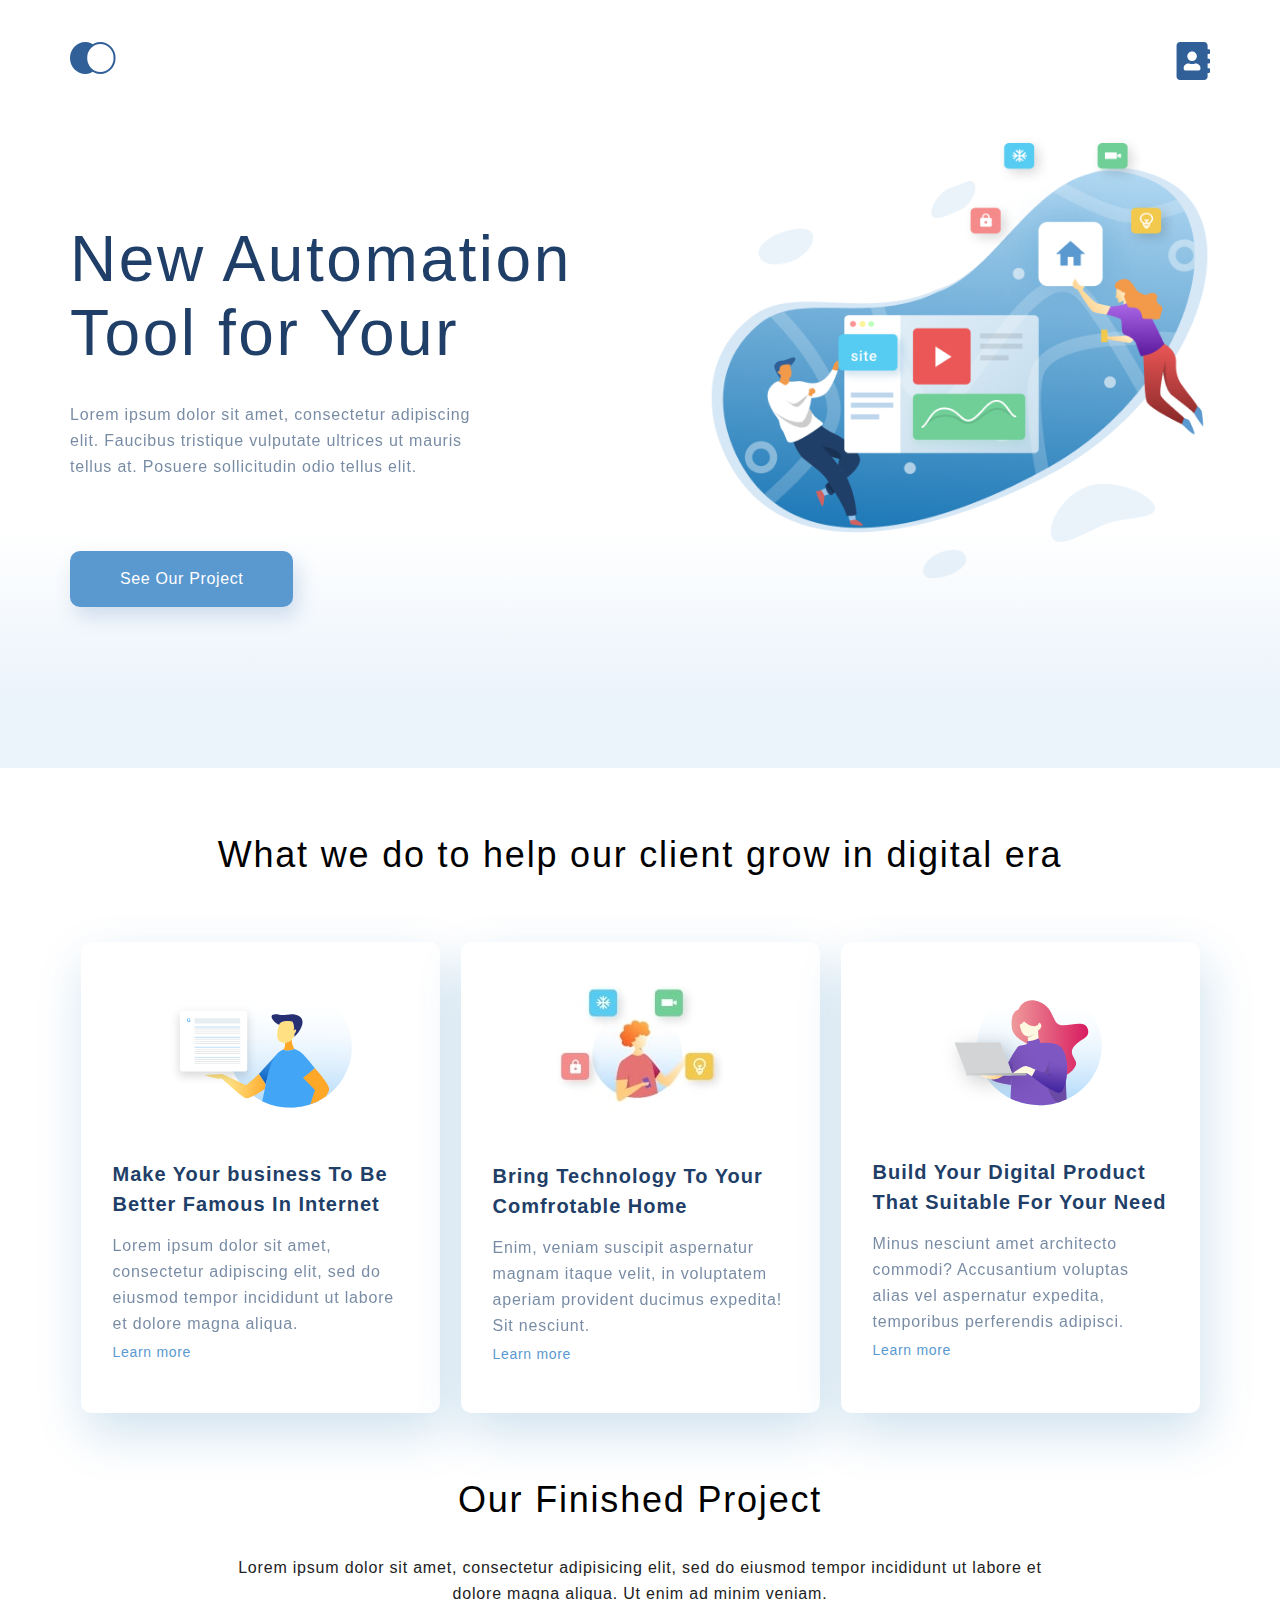
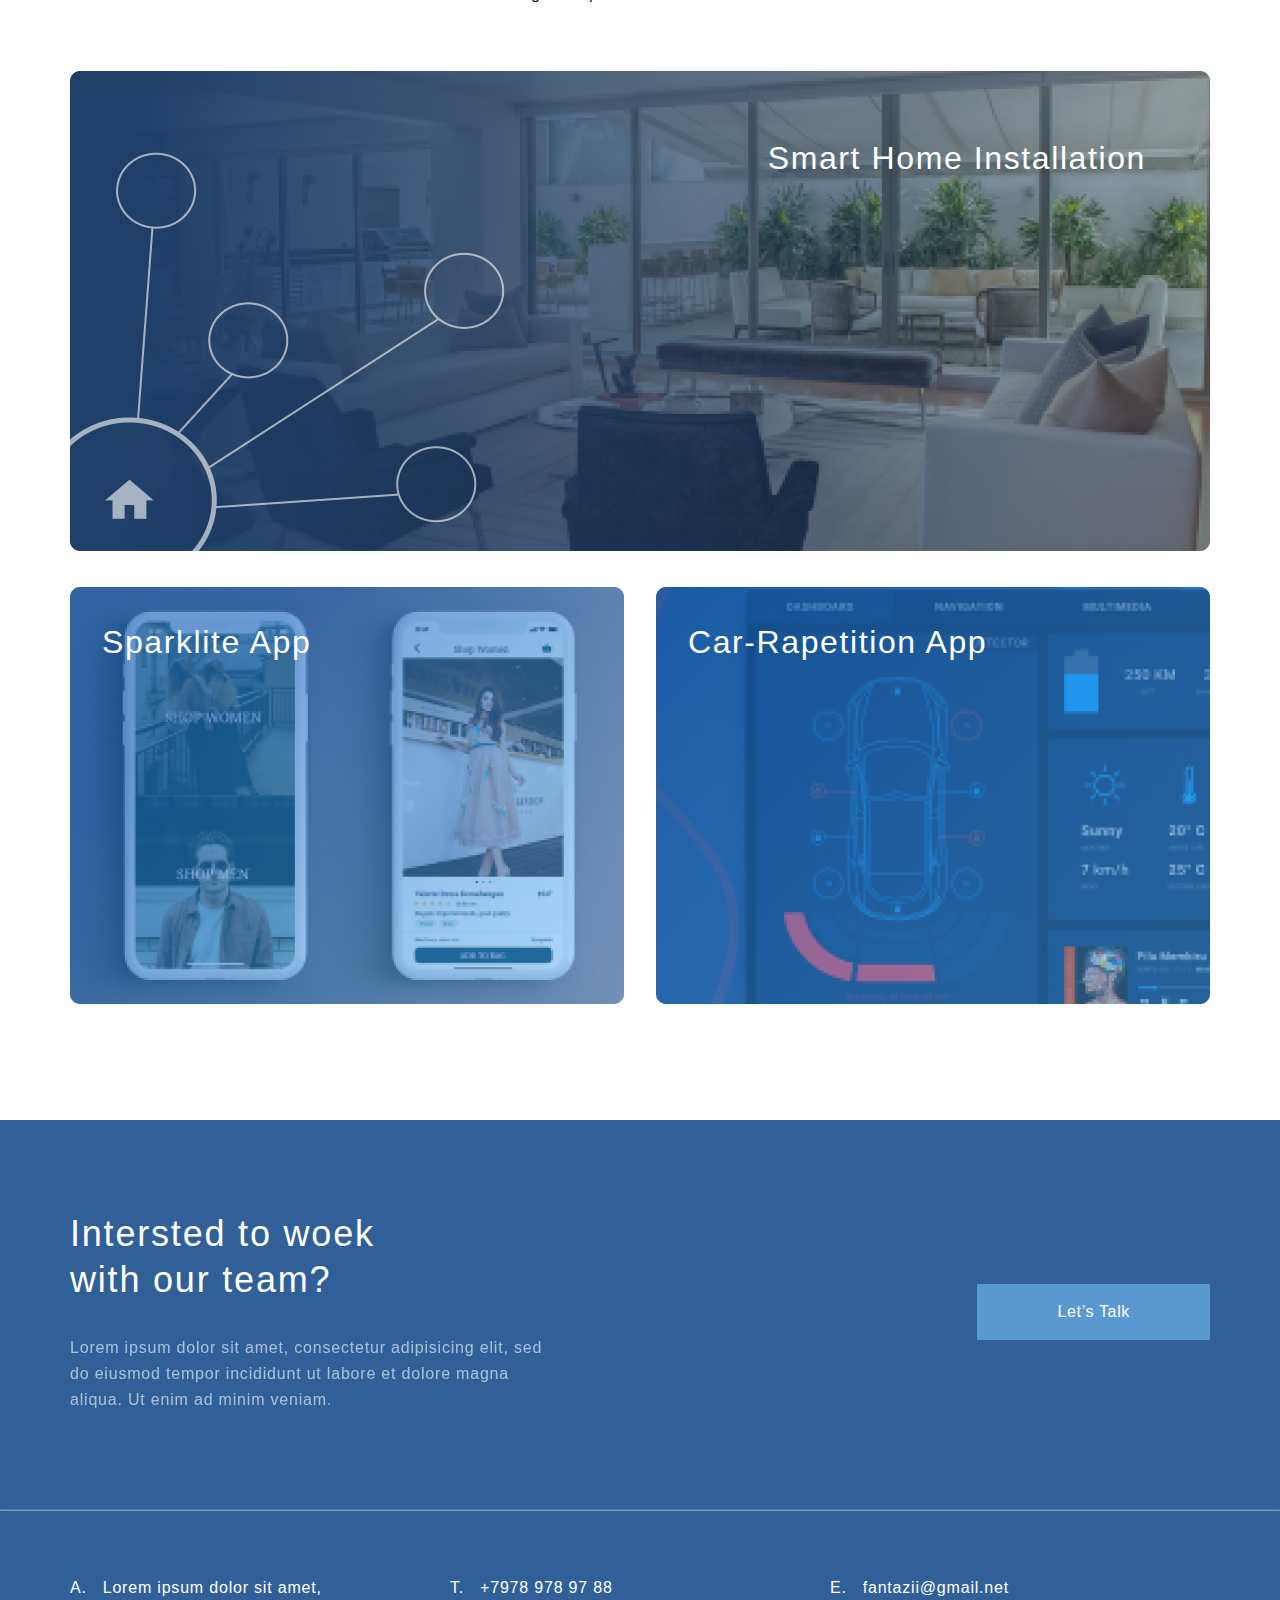
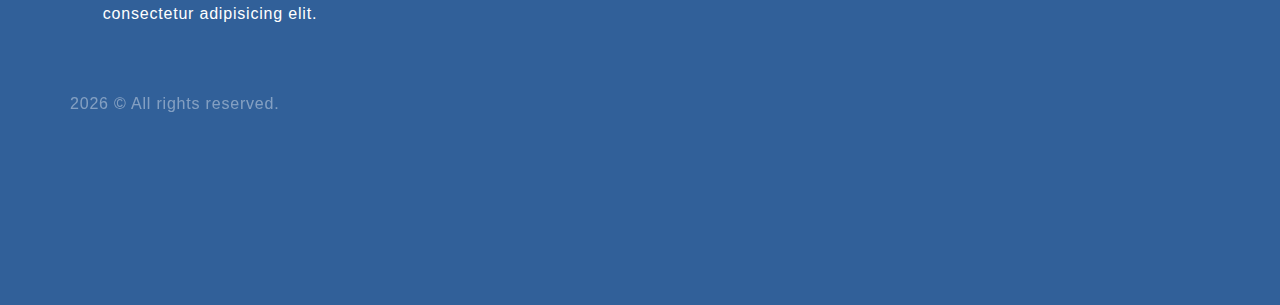
<file: index.html>
<!DOCTYPE html>
<html lang="en">

<head>
    <meta charset="UTF-8">
    <meta name="viewport" content="width=device-width, initial-scale=1.0">
    <title>Home</title>
    <link rel="stylesheet" href="style.css">
</head>

<body>
    <div class="top">
        <div class="container topBox">
            <ul class="header">
                <li><a href="index.html"><img src="img/logo.svg" alt="logo"></a></li>
                <li><a href="contacts.html" target="_blank"><img src="img/contact.svg" alt=""></a></li>
            </ul>

            <div class="topInfo">
                <h1 class="home">New Automation
                    Tool for Your </h1>
                <p class="text textHome">Lorem ipsum dolor sit amet, consectetur adipiscing elit. Faucibus tristique
                    vulputate ultrices ut mauris tellus at. Posuere sollicitudin odio tellus elit.
                </p>
                <a href="#" class="topBt">See Our Project</a>
            </div>
        </div>
    </div>


    <div class="whatWeDo container">
        <h3 class="heading">What we do to help our client grow in digital era</h3>
        <div class="cards">
            <div class="card">
                <img src="img/card1.svg" alt="card">
                <h4 class="headingMini">Make Your business To Be
                    Better Famous In Internet</h4>
                <p class="text">
                    Lorem ipsum dolor sit amet, consectetur adipiscing elit, sed do eiusmod tempor incididunt ut labore
                    et dolore magna aliqua.
                </p>
                <a href="#" class="cardLink">Learn more</a>
            </div>
            <div class="card">
                <img src="img/card2.jpg" alt="card">
                <h4 class="headingMini">Bring Technology To Your
                    Comfrotable Home</h4>
                <p class="text">
                    Enim, veniam suscipit aspernatur magnam itaque velit, in voluptatem aperiam provident ducimus
                    expedita! Sit nesciunt.
                </p>
                <a href="#" class="cardLink">Learn more</a>
            </div>
            <div class="card">
                <img src="img/card3.svg" alt="card">
                <h4 class="headingMini">Build Your Digital Product
                    That Suitable For Your Need </h4>
                <p class="text">
                    Minus nesciunt amet architecto commodi? Accusantium voluptas alias vel aspernatur expedita,
                    temporibus perferendis adipisci.
                </p>
                <a href="#" class="cardLink">Learn more</a>
            </div>
        </div>
    </div>


    <div class="project container">
        <h3 class="heading">Our Finished Project</h3>
        <p class="text textProject">Lorem ipsum dolor sit amet, consectetur adipisicing elit, sed do eiusmod tempor
            incididunt ut
            labore et dolore magna aliqua. Ut enim ad minim veniam.</p>
        <div class="project__item">
            <img class="project__img" src="img/prImg1.png" alt="project">
            <p class="project__text">Smart Home Installation</p>
        </div>
        <div class="project__parent">
            <div class="project__item itemRight">
                <img class="project__img" src="img/prImg2.png" alt="project">
                <p class="project__text secondPrText">Sparklite App</p>
            </div>
            <div class="project__item">
                <img class="project__img" src="img/prImg3.png" alt="project">
                <p class="project__text secondPrText">Car-Rapetition App</p>
            </div>
        </div>
    </div>

    <div class="footer">
        <div class="container">
            <div class="footerTop">
                <div class="footerText">
                    <h4 class="headingFooter">Intersted to woek
                        with our team?</h4>
                    <p class="text footer__text">Lorem ipsum dolor sit amet, consectetur adipisicing elit, sed do
                        eiusmod tempor
                        incididunt ut labore et dolore magna aliqua. Ut enim ad minim veniam.</p>
                </div>
                <a href="#" class="footerBt">Let’s Talk</a>
            </div>
        </div>
        <hr>
        <div class="container">
            <div class="footerBottom">
                <ul class="footerInfo">
                    <li class="footer__list">Lorem ipsum dolor sit amet, consectetur adipisicing elit.</li>
                    <li class="footer__list">+7978 978 97 88</li>
                    <li class="footer__list">fantazii@gmail.net</li>
                </ul>
                <div class="footerCopy">
                    <p class="text copyText">
                        <script>document.write(new Date().getFullYear());</script>
                        &copy; All rights reserved. </p>
                </div>
            </div>
        </div>
    </div>

</body>

</html>
</file>
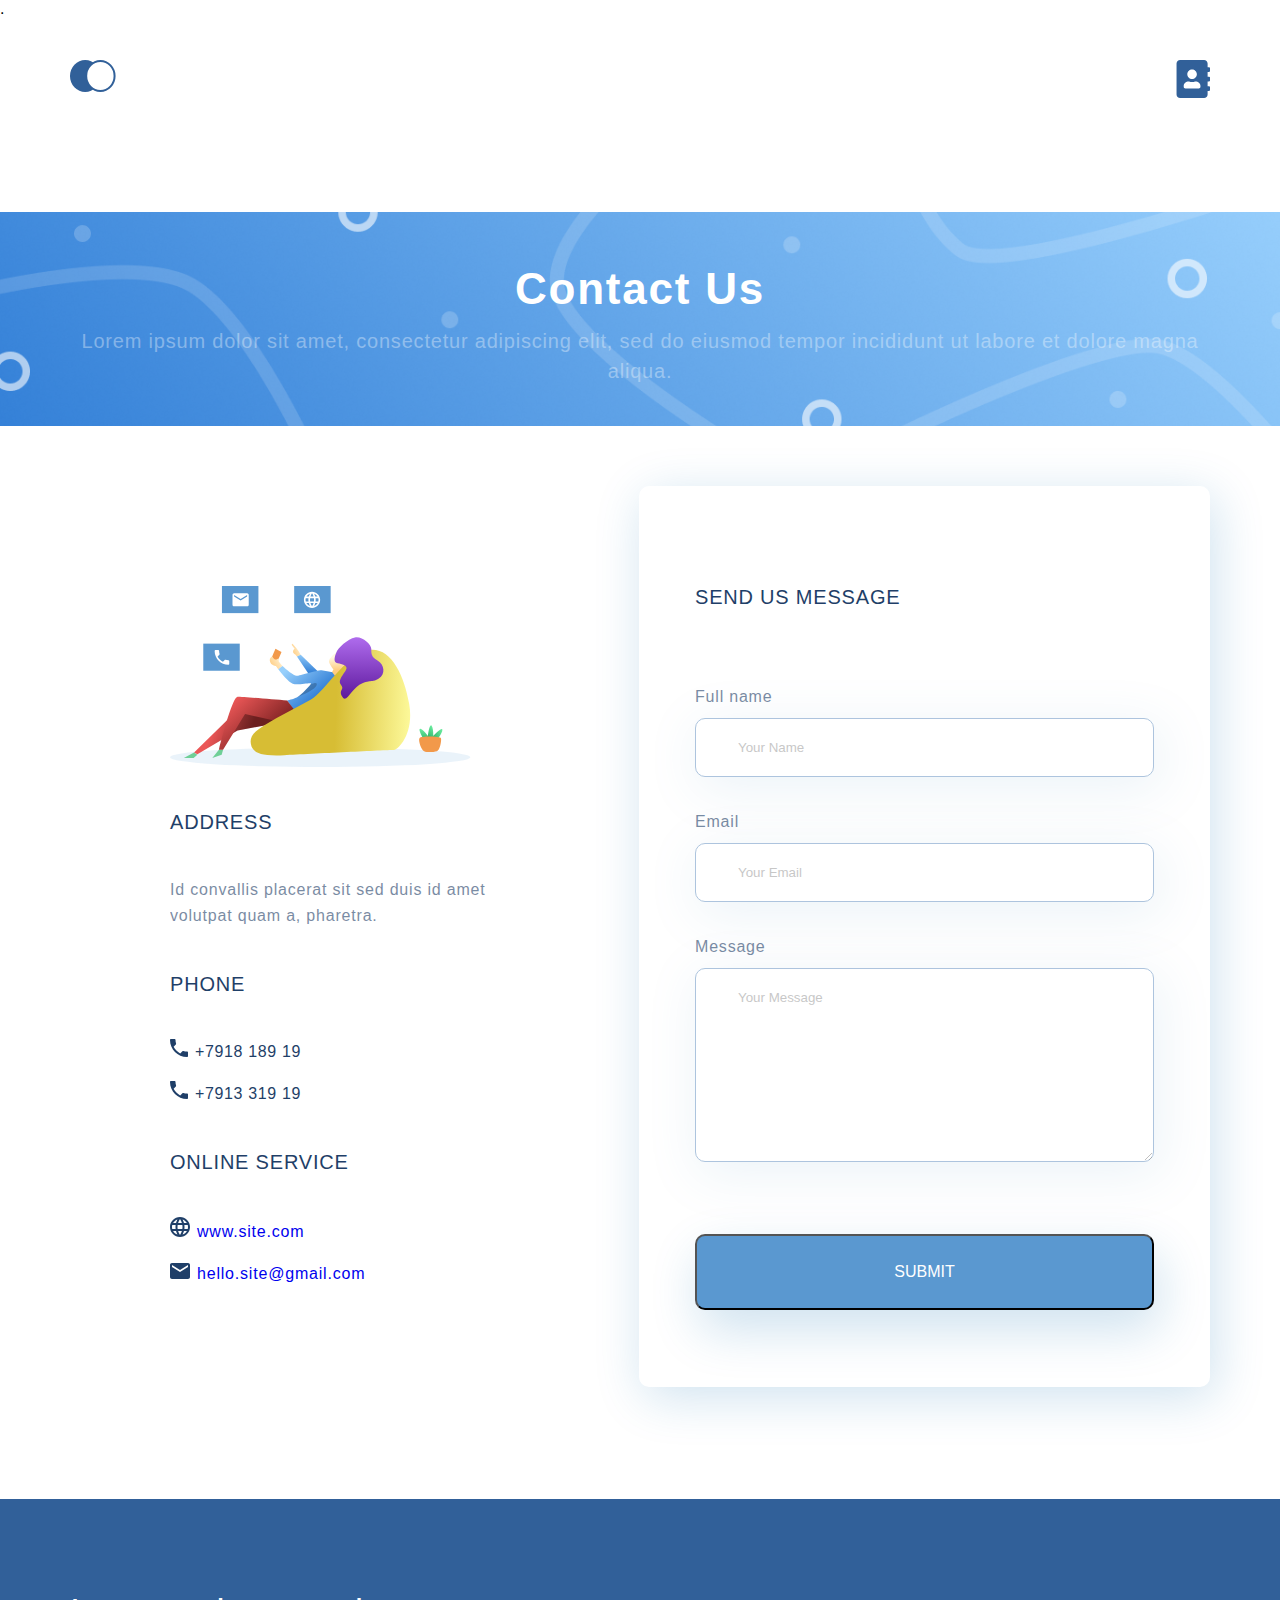
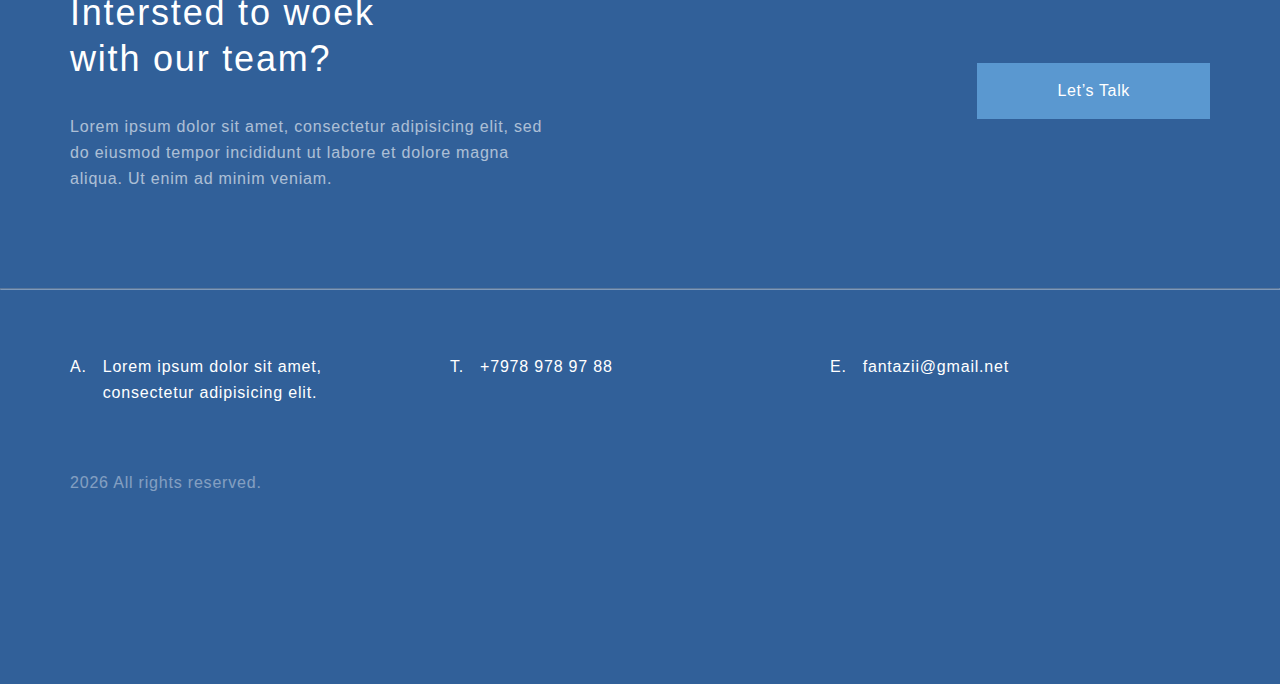
<file: contacts.html>
.
<!DOCTYPE html>
<html lang="en">

<head>
    <meta charset="UTF-8">
    <meta name="viewport" content="width=device-width, initial-scale=1.0">
    <title>Contacts</title>
    <link rel="stylesheet" href="style.css">
</head>

<body>
    <div class="wrapper">
        <div class="container">
            <ul class="header">
                <li><a href="index.html"><img src="img/logo.svg" alt="logo"></a></li>
                <li><a href="contacts.html" target="_blank"><img src="img/contact.svg" alt=""></a></li>
            </ul>
        </div>

        <div class="headingContacts">
            <div class="container">
                <h2 class="contacts">Contact Us</h2>
                <p class="text contact__text">Lorem ipsum dolor sit amet, consectetur adipiscing elit, sed do eiusmod
                    tempor
                    incididunt ut
                    labore et dolore magna aliqua. </p>
            </div>
        </div>

        <div class="container">
            <form action="#" class="formInfo">
                <div class="contactsInfo">
                    <img src="img/contactLogo.svg" alt="" class="contact__logo">
                    <h4 class="headingMini__contact">ADDRESS</h4>
                    <p class="text">Id convallis placerat sit sed duis id amet volutpat quam a, pharetra.</p>
                    <h4 class="headingMini__contact">PHONE</h4>
                    <ul class="numberContact">
                        <li class="numberLogo">+7918 189 19</li>
                        <li class="numberLogo">+7913 319 19</li>
                    </ul>
                    <h4 class="headingMini__contact">ONLINE SERVICE</h4>
                    <ul class="onlineService">
                        <li class="onlineService__logoS"><a href="http://g9786097.beget.tech/index.html#"
                                target="_blank">www.site.com</a></li>
                        <li class="onlineService__logoM"><a href="mailto:mnomontal@gmail.com"
                                target="_blank">hello.site@gmail.com</a>
                        </li>
                    </ul>
                </div>

                <div class="form">
                    <h4 class="headingMini__contact">SEND US MESSAGE</h4>
                    <p class="text text__form">Full name</p>
                    <input type="text" placeholder="Your Name" class="inputText">
                    <p class="text text__form">Email</p>
                    <input type="email" placeholder="Your Email" class="inputText">

                    <p class="text text__form">Message</p>
                    <textarea name="message" cols="22" rows="10" class="inputText"
                        placeholder="Your Message"></textarea>
                    <button class="submitBt">submit</button>
                </div>
            </form>

            <div class="map">
                <div class="containerMap">
                    <script type="text/javascript" charset="utf-8" async
                        src="https://api-maps.yandex.ru/services/constructor/1.0/js/?um=constructor%3A7320c2707fcb89d8680837a78dcda591b46ebedb3e216689c21d116a7b4f4ca4&amp;width=100%&amp;height=470&amp;lang=ru_RU&amp;scroll=true"></script>
                </div>
            </div>

        </div>

    </div>


    <div class="footer">
        <div class="container">
            <div class="footerTop">
                <div class="footerText">
                    <h4 class="headingFooter">Intersted to woek
                        with our team?</h4>
                    <p class="text footer__text">Lorem ipsum dolor sit amet, consectetur adipisicing elit, sed do
                        eiusmod tempor
                        incididunt ut labore et dolore magna aliqua. Ut enim ad minim veniam.</p>
                </div>
                <a href="#" class="footerBt">Let’s Talk</a>
            </div>
        </div>
        <hr>
        <div class="container">
            <div class="footerBottom">
                <ul class="footerInfo">
                    <li class="footer__list">Lorem ipsum dolor sit amet, consectetur adipisicing elit.</li>
                    <li class="footer__list">+7978 978 97 88</li>
                    <li class="footer__list">fantazii@gmail.net</li>
                </ul>
                <div class="footerCopy">
                    <p class="text copyText">
                        <script type="text/javascript">document.write(new Date().getFullYear());</script>
                        All rights reserved.
                    </p>
                </div>
            </div>
        </div>
    </div>

</body>

</html>
</file>
<file: style.css>
*{
    font-family: sans-serif;
    margin: 0;
    padding: 0;
}

.container {
    max-width: 1140px;
    margin: 0 auto;
}

.text {
    font-size: 16px;
    line-height: 26px;
    color: #1F3F68;
    letter-spacing: 0.05em;
    opacity: 0.6;
}

.topBox {
    display: flex;
    flex-direction: column;
    height: 100%;
}

.top {
    min-height: 768px;
    background: linear-gradient(0deg, #EBF3FB 8.84%, rgba(152, 195, 232, 0) 31.12%);
}

.header {
    display: flex;
    justify-content: space-between;
    list-style: none;
    padding-top: 42px;
}

.topInfo {
    background-image: url(img/tobBack.png);
    background-repeat: no-repeat;
    background-position: right;
    padding-top: 115px;
    background-size: 44%;
    margin-top: 23px;
}

.home {
    max-width: 510px;
    font-weight: 300;
    font-size: 64px;
    line-height: 74px;
    letter-spacing: 0.04em;
    color: #1F3F68;
}

.textHome {
    max-width: 425px;
    margin-top: 32px;
}

.topBt{
    font-size: 16px;
    line-height: 26px;
    text-align: center;
    letter-spacing: 0.04em;
    color: #FFFFFF;
    background: #5A98D0;
    box-shadow: 5px 10px 20px rgba(53, 110, 173, 0.2);
    border-radius: 10px;
    padding: 15px 50px;
    text-decoration: none;
    display: inline-block;
    margin-top: 71px;
}

.whatWeDo{
    padding-top: 64px;
}

.heading {
    font-weight: 500;
    font-size: 44px;
    text-align: center;
    font-weight: 300;
    font-size: 36px;
    line-height: 46px;
    text-align: center;
    letter-spacing: 0.05em;
    color: #000000;
}

.cards{
    display: flex;
    justify-content: space-around;
    padding-top: 64px;
    padding-bottom: 64px;

}

.card {
    max-width: 359px;
    left: 113px;
    top: 937px;
    background: #FFFFFF;
    box-shadow: 5px 20px 50px rgba(16, 112, 177, 0.2);
    border-radius: 10px;
    padding: 44px 32px;
    box-sizing: border-box;
    display: flex;
    flex-direction: column;
}

.card img{
    align-self: center;
    margin-bottom: 51px;
}

.headingMini {
    font-size: 20px;
    line-height: 30px;
    letter-spacing: 0.05em;
    color: #1F3F68;
    margin-bottom: 14px;
}

.cardLink {
    font-size: 14px;
    line-height: 30px;
    letter-spacing: 0.05em;
    color: #5A98D0;
    text-decoration: none;
}

.textProject {
    width: 75%;
    margin: 32px auto 64px;
    color: #222222;
    opacity: 1;
    text-align: center;
}

.project__img {
    width: 100%;
}

.project__item {
    position: relative;
    flex-grow: 1;
}

.project__text {
    font-size: 32px;
    line-height: 46px;
    text-align: right;
    letter-spacing: 0.05em;
    color: #FFFFFF;
    position: absolute;
    top: 64px;
    right: 64px;
}

.secondPrText {
    right: auto;
    left: 32px;
    top: 32px;
    text-align: left;
}

.project__parent {
    display: flex;
    justify-content: space-between;
    margin-top: 32px;
}

.itemRight {
    margin-right: 32px;
}

.footer {
    background: #316099;
    margin-top: 112px;
    padding-top: 91px;
    padding-bottom: 64px;
}

.footerTop {
    padding-bottom: 96px;
    display: flex;
    justify-content: space-between;
    align-items: center;
}

.footerBottom {
    min-height: 266px;
}

.footerText {
    max-width: 495px;
}

.headingFooter {
    max-width: 340px;
    font-weight: 500;
    font-size: 36px;
    line-height: 46px;
    letter-spacing: 0.05em;
    color: #FFFFFF;
}

.footer__text {
    font-size: 16px;
    line-height: 26px;
    letter-spacing: 0.05em;
    color: #FFFFFF;
    opacity: 0.6;
    margin-top: 32px;
}

hr {
    opacity: 0.4;
}

.footerInfo {
    display: flex;
    justify-content: space-between;
    margin-top: 64px;
}

.footer__list {
    font-size: 16px;
    line-height: 26px;
    letter-spacing: 0.05em;
    color: #FFFFFF;
    flex-grow: 1;
    flex-basis: 33.3333%;
    list-style-type: none;
    display: flex;
    margin-right: 32px;
}

.footer__list:first-child::before{
    content: 'A.';
    display: block;
    margin-right: 16px;
}

.footer__list:nth-child(2)::before{
    content: 'T.';
    display: block;
    margin-right: 16px;
}

.footer__list:last-child::before{
    content: 'E.';
    display: block;
    margin-right: 16px;
}

.footerBt {
    font-size: 16px;
    line-height: 26px;
    text-align: center;
    letter-spacing: 0.04em;
    color: #FFFFFF;
    text-decoration: none;
    background: #5A98D0;
    padding: 15px 80px;
}

.copyText {
    font-size: 16px;
    line-height: 26px;
    letter-spacing: 0.05em;
    color: #FFFFFF;
    opacity: 0.4;
    margin-top: 64px;
}


/* CONTACT PAGE */


.headingContacts {
    background-image: url(img/contactBack.png);
    background-repeat: no-repeat;
    background-size: cover;
    padding: 40px 0;
    margin-bottom: 60px;
    margin-top: 110px;
}

.contacts {
    font-size: 44px;
    line-height: 74px;
    text-align: center;
    letter-spacing: 0.04em;
    color: #FFFFFF;
}

.contact__text {
    font-size: 20px;
    line-height: 30px;
    text-align: center;
    letter-spacing: 0.04em;
    color: rgba(255, 255, 255, 0.6);
}

.formInfo {
    display: flex;
    justify-content: space-around;
    margin-bottom: 96px;
}

.contactsInfo {
    margin: 100px;
}

.headingMini__contact {
    font-weight: 500;
    font-size: 20px;
    line-height: 30px;
    letter-spacing: 0.04em;
    color: #1F3F68;
    margin-bottom: 40px;
    margin-top: 40px;
}

.numberContact {
    font-size: 16px;
    font-weight: 300;
    line-height: 26px;
    letter-spacing: 0.04em;
    color: #1F3F68;
    list-style-position: inside;
}

.numberLogo {
    list-style-image: url(img/numberLogo.svg);
    margin-bottom: 16px;
}

.onlineService {
    list-style-position: inside;
    font-size: 16px;
    line-height: 26px;
    letter-spacing: 0.05em;
    color: #1F3F68;
}

.onlineService__logoS {
    list-style-image: url(img/siteLogo.svg);
    padding-bottom: 16px;
}

.onlineService__logoM {
    list-style-image: url(img/mailLogo.svg);
}

.onlineService a {
    text-decoration: none;
}

.form {
    background: #FFFFFF;
    box-shadow: 5px 10px 50px rgba(16, 112, 177, 0.2);
    border-radius: 10px;
    padding: 56px;
    display: flex;
    flex-direction: column;
}

.text__form {
    margin-bottom: 8px;
    margin-top: 32px;
}

.inputText {
    border: 1px solid #356EAD;
    box-sizing: border-box;
    opacity: 0.4;
    background: #FFFFFF;
    box-shadow: 5px 10px 50px rgba(16, 112, 177, 0.2);
    border-radius: 10px;
    padding: 21px 224px 21px 42px;
}

.submitBt {
    background: #5A98D0;
    box-shadow: 5px 20px 50px rgba(16, 112, 177, 0.2);
    border-radius: 10px;
    font-weight: 500;
    font-size: 16px;
    line-height: 26px;
    text-align: center;
    color: #FFFFFF;
    text-transform: uppercase;
    margin-top: 72px;
    padding: 23px;
}

@media (max-width: 1024px) {
    .container {
        padding-left: 32px;
        padding-right: 32px;
    }

    .topInfo {
        background-position: right bottom;
        background-size: 50%;
    }

    .cards {
        flex-direction: column;
        align-items: center;
    }

    .card {
        margin-bottom: 32px;
    }

    .secondPrText {
        left: 19px;
        top: 19px;
    }

    .footerTop {
        padding: 0px 124px 64px 123px;
    }

    .footerBt {
        padding: 3px 40px;
        margin-left: 51px;
        box-sizing: border-box;
    }

    .footerInfo {
        flex-direction: column;
        margin-left: 124px;
    }

    .footer__list {
        margin-bottom: 25px;
    }

    .footer__list:first-child::before{
        margin-right: 36px;
    }

    .footer__list:nth-child(2)::before{
        margin-right: 36px;
    }

    .footer__list:last-child::before{
        margin-right: 36px;
    }

    .copyText {
        margin-left: 124px;
        margin-top: 44px;
    }


    /* CONTACT PAGE */

    .formInfo {
        flex-direction: column;
        align-items: center;
    }
}

@media (max-width: 667px) {
    .top {
        min-height: 376px;
        padding-bottom: 41px;
        box-sizing: border-box;
    }

    .header {
        margin-bottom: 36px;
        padding-top: 24px;
    }

    .home {
        width: 100%;
        font-size: 32px;
        line-height: 37px;
        text-align: center;
    }

    .textHome {
        width: 100%;
        text-align: center;
    }

    .topInfo {
        background-image: none;
        display: flex;
        flex-direction: column;
        align-items: center;
    }

    .topBt {
        font-size: 12px;
        padding: 0 8px;
    }

    .heading {
        font-size: 24px;
        line-height: 28px;
    }

    .cards {
        padding-top: 32px;
    }

    .card {
        padding: 20px;
    }

    .heading {
        font-size: 24px;
        line-height: 28px;
    }

    .textProject {
        width: 100%;
        margin-top: 32px;
        margin-bottom: 82px;
    }

    .project__text {
        font-size: 16px;
        line-height: 19px;
        top: 16px;
        right: 16px;
    }

    .project__parent {
        flex-direction: column;
        margin-top: 17px;
    }

    .itemRight {
        margin-right: 0;
        margin-bottom: 16px;
    }

    .secondPrText{
        font-size: 16px;
        line-height: 19px;
        left: 16px;
        top: 26px;
    }

    .footerTop {
        padding: 0;
        flex-direction: column;
    }

    .headingFooter {
        font-size: 24px;
        line-height: 28px;
        text-align: center;
    }

    .footer__text {
        text-align: center;
        margin-bottom: 40px;
    }

    .footerBt {
        margin-left: 0px;
        margin-bottom: 40px;
    }

    .footerInfo {
        margin-left: 0;
    }

    .footer__list {
        margin-bottom: 17px;
    }

    .footer__list:first-child::before{
        content: '1.';

    }

    .footer__list:nth-child(2)::before{
        content: '2.';
    }

    .footer__list:last-child::before{
        content: '3.';
    }

    .copyText {
        margin: 37px;
    }


    /* CONTACT PAGE */

    .contacts {
        font-size: 24px;
        line-height: 28px;
    }

    .contact__text {
        font-size: 16px;
        line-height: 30px;
    }

    .inputText {
        padding: 15px 100px 15px 15px;
    }

}
</file>
